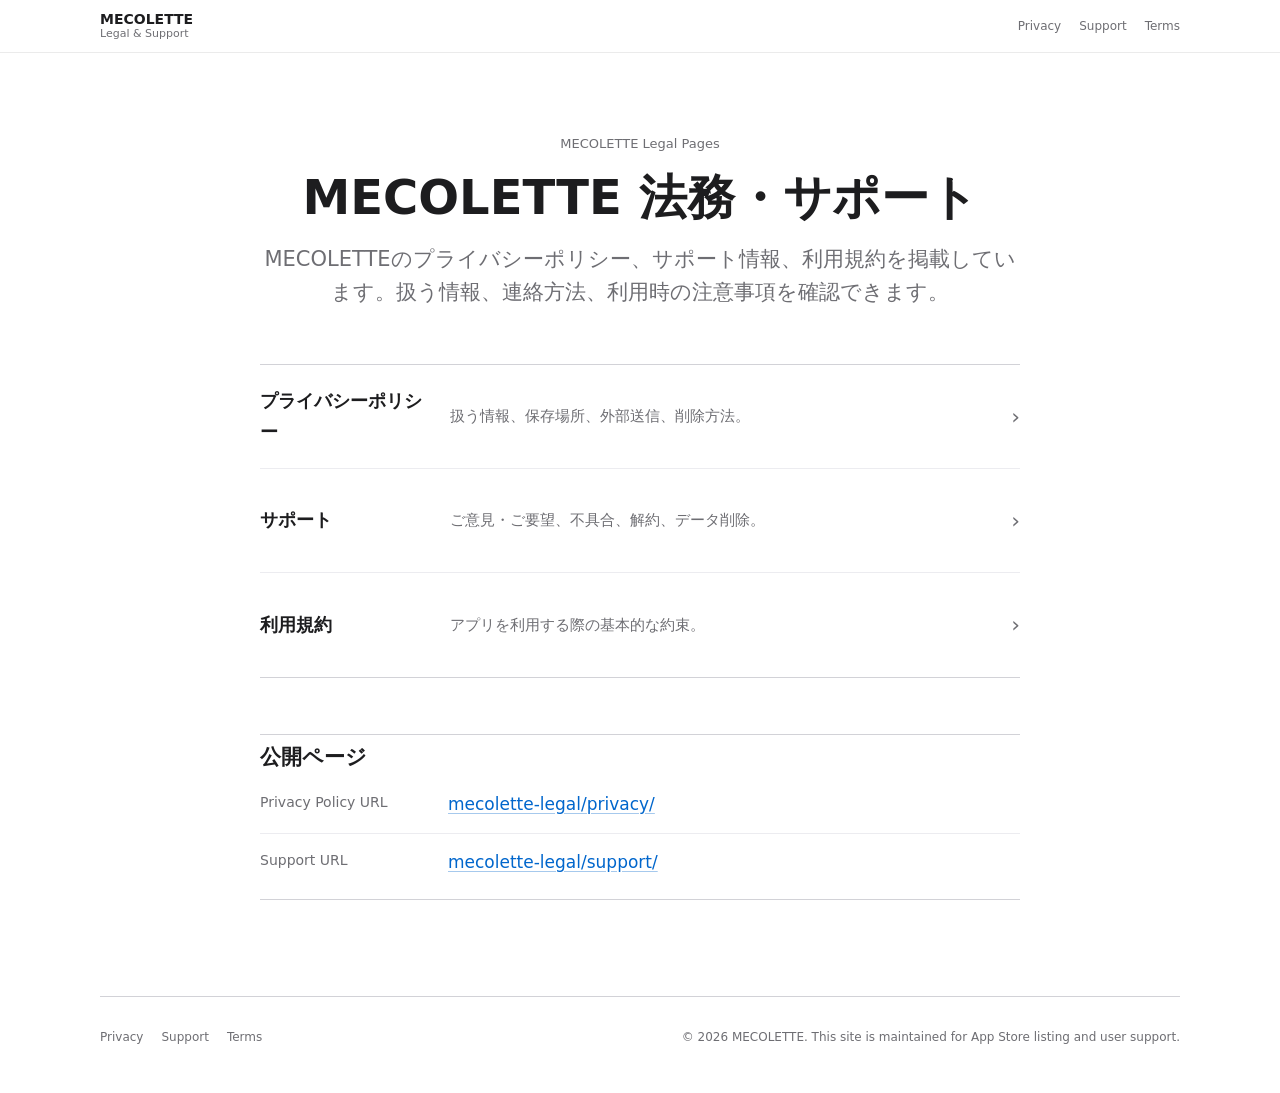
<file: index.html>
<!doctype html>
<html lang="ja">
  <head>
    <meta charset="utf-8">
    <meta name="viewport" content="width=device-width, initial-scale=1">
    <title>MECOLETTE 法務・サポート</title>
    <meta name="description" content="MECOLETTEのプライバシーポリシー、利用規約、サポート情報を掲載しています。">
    <link rel="icon" href="./assets/app-icon.png">
    <link rel="apple-touch-icon" href="./assets/app-icon.png">
    <link rel="stylesheet" href="./assets/styles.css">
  </head>
  <body>
    <header class="site-header">
      <div class="site-header__inner">
        <a class="brand" href="./" aria-label="MECOLETTE 法務・サポート トップ">
          <span class="brand__name">
            <span>MECOLETTE</span>
            <span class="brand__sub">Legal & Support</span>
          </span>
        </a>
        <nav class="nav" aria-label="主要ページ">
          <a href="./privacy/">Privacy</a>
          <a href="./support/">Support</a>
          <a href="./terms/">Terms</a>
        </nav>
      </div>
    </header>

    <main class="page">
      <section class="hero" aria-labelledby="page-title">
        <div>
          <p class="eyebrow">MECOLETTE Legal Pages</p>
          <h1 id="page-title">MECOLETTE<span class="mobile-break"><br></span> 法務・サポート</h1>
          <p class="lead">MECOLETTEのプライバシーポリシー、サポート情報、利用規約を掲載しています。扱う情報、連絡方法、利用時の注意事項を確認できます。</p>
        </div>
      </section>

      <section class="directory" aria-label="公開ページ">
        <a class="directory-row" href="./privacy/">
          <span class="directory-title">プライバシーポリシー</span>
          <span class="directory-desc">扱う情報、保存場所、外部送信、削除方法。</span>
          <span class="directory-arrow" aria-hidden="true">›</span>
        </a>
        <a class="directory-row" href="./support/">
          <span class="directory-title">サポート</span>
          <span class="directory-desc">ご意見・ご要望、不具合、解約、データ削除。</span>
          <span class="directory-arrow" aria-hidden="true">›</span>
        </a>
        <a class="directory-row" href="./terms/">
          <span class="directory-title">利用規約</span>
          <span class="directory-desc">アプリを利用する際の基本的な約束。</span>
          <span class="directory-arrow" aria-hidden="true">›</span>
        </a>
      </section>

      <section class="url-list" aria-labelledby="public-pages-title">
        <h2 id="public-pages-title">公開ページ</h2>
        <div class="url-item">
          <span class="url-label">Privacy Policy URL</span>
          <a href="./privacy/" aria-label="プライバシーポリシーURLを開く">mecolette-legal/privacy/</a>
        </div>
        <div class="url-item">
          <span class="url-label">Support URL</span>
          <a href="./support/" aria-label="サポートURLを開く">mecolette-legal/support/</a>
        </div>
      </section>
    </main>

    <footer class="site-footer">
      <nav class="footer-nav" aria-label="フッター">
        <a href="./privacy/">Privacy</a>
        <a href="./support/">Support</a>
        <a href="./terms/">Terms</a>
      </nav>
      <p>© 2026 MECOLETTE. This site is maintained for App Store listing and user support.</p>
    </footer>
  </body>
</html>
</file>
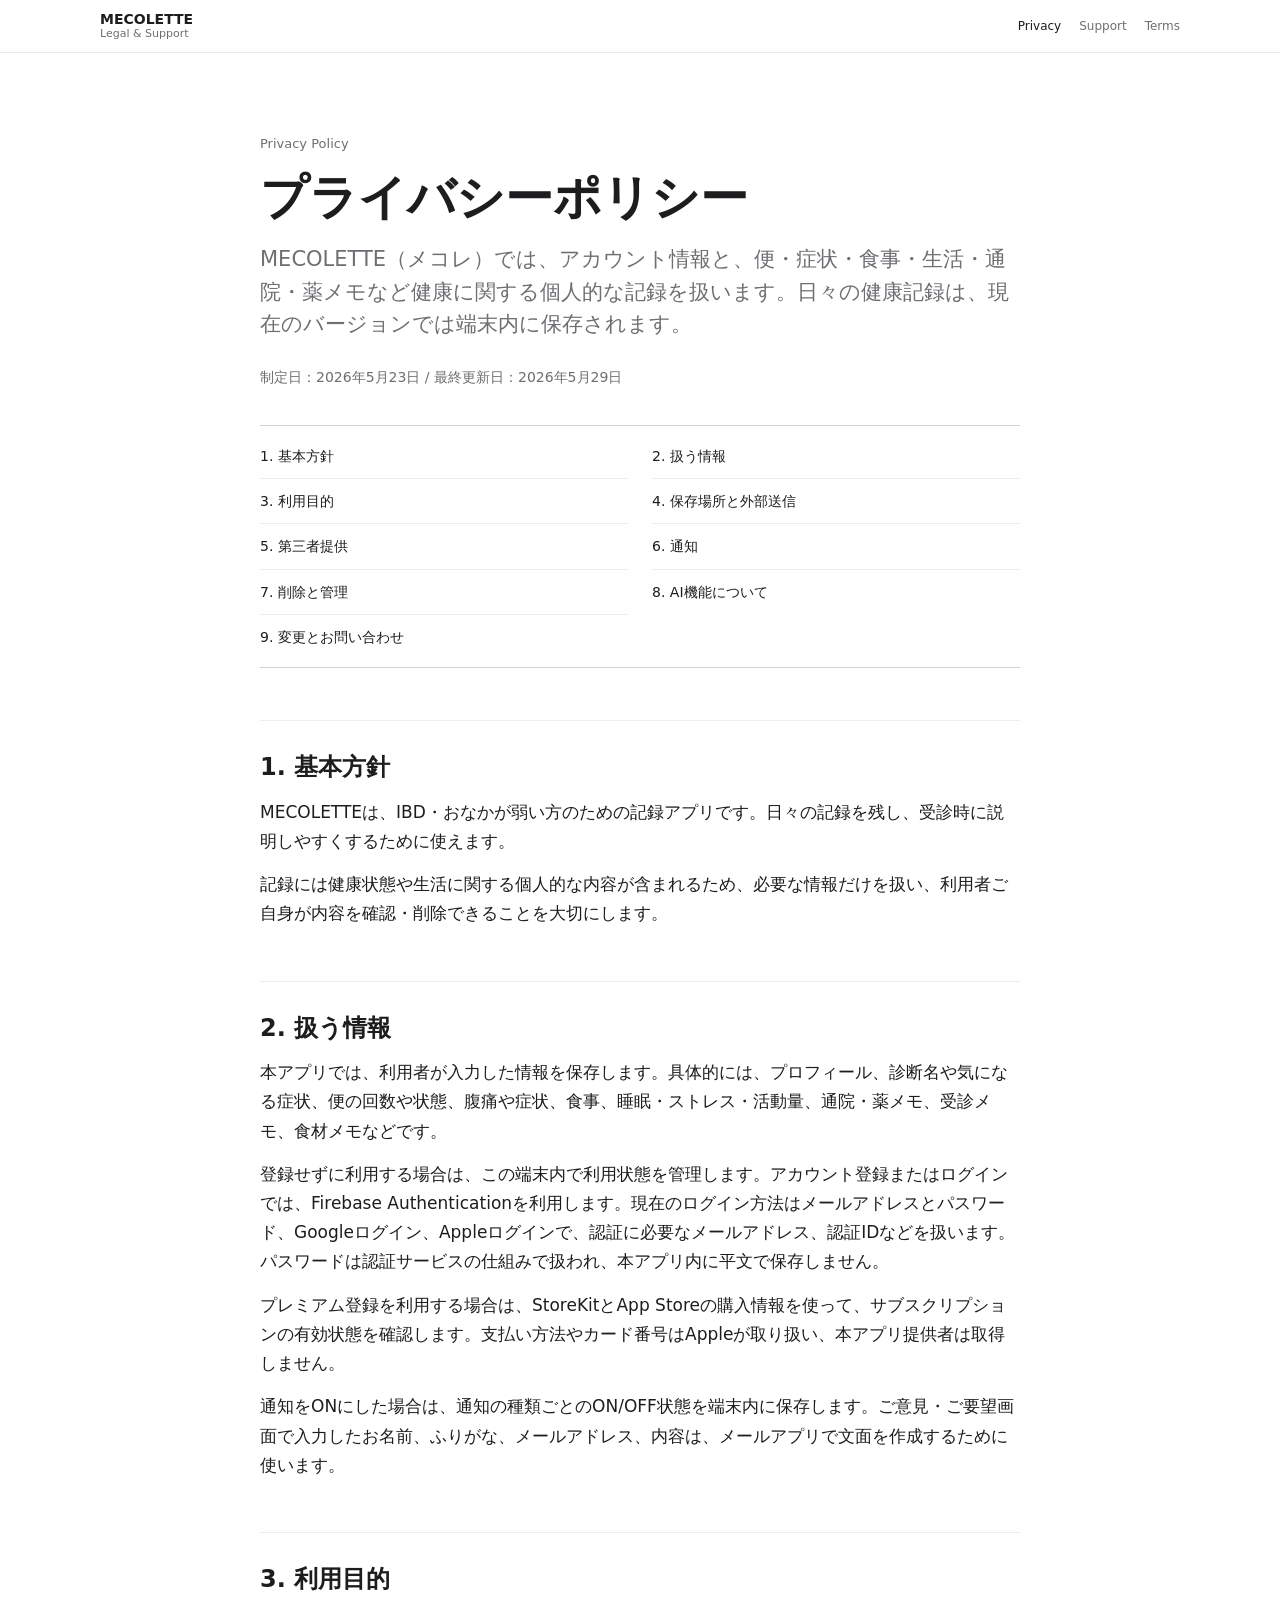
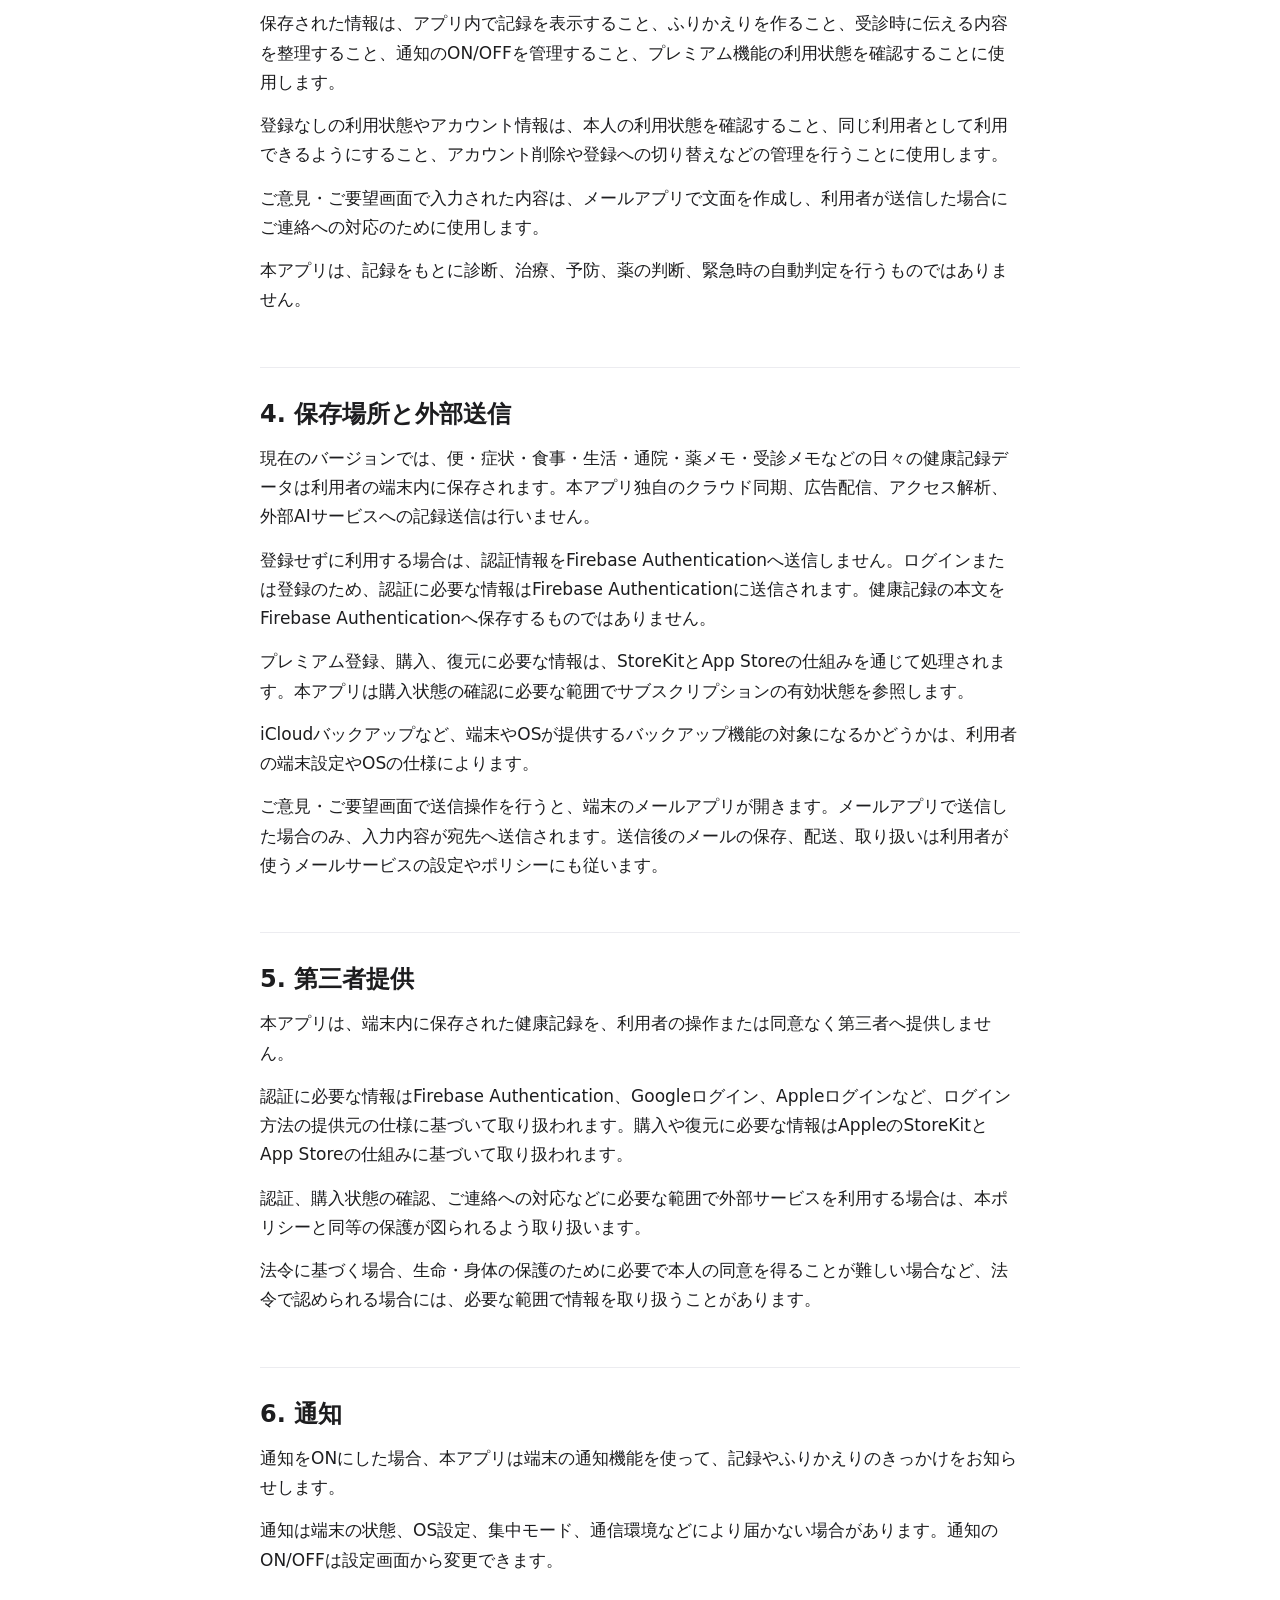
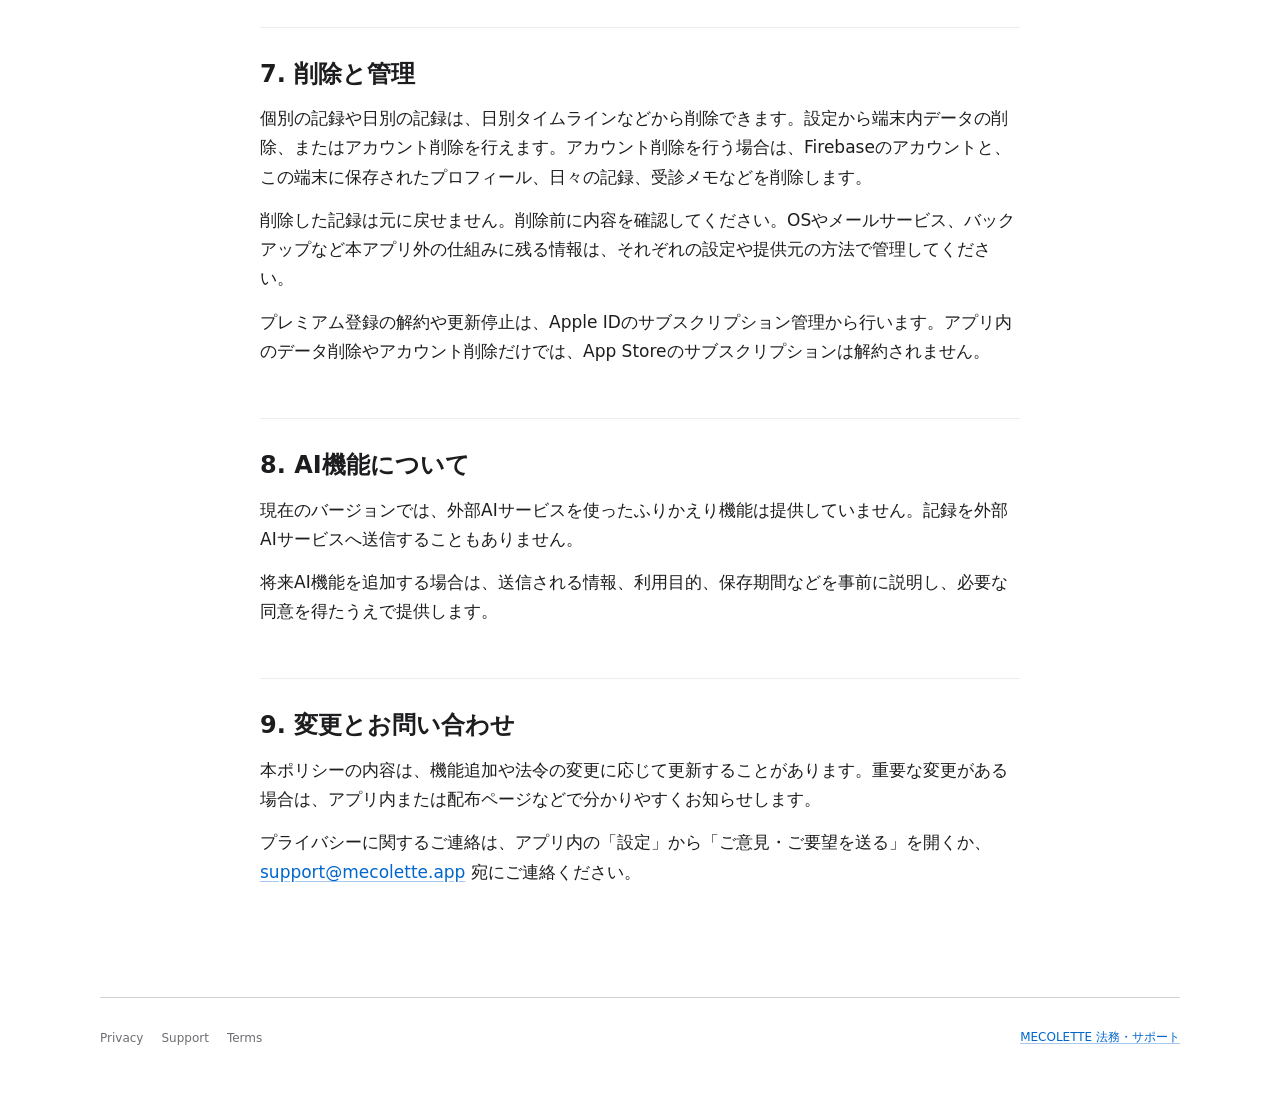
<file: privacy/index.html>
<!doctype html>
<html lang="ja">
  <head>
    <meta charset="utf-8">
    <meta name="viewport" content="width=device-width, initial-scale=1">
    <title>プライバシーポリシー | MECOLETTE</title>
    <meta name="description" content="MECOLETTEのプライバシーポリシーです。">
    <link rel="icon" href="../assets/app-icon.png">
    <link rel="apple-touch-icon" href="../assets/app-icon.png">
    <link rel="stylesheet" href="../assets/styles.css">
  </head>
  <body>
    <header class="site-header">
      <div class="site-header__inner">
        <a class="brand" href="../" aria-label="MECOLETTE 法務・サポート トップ">
          <span class="brand__name">
            <span>MECOLETTE</span>
            <span class="brand__sub">Legal & Support</span>
          </span>
        </a>
        <nav class="nav" aria-label="主要ページ">
          <a href="../privacy/" aria-current="page">Privacy</a>
          <a href="../support/">Support</a>
          <a href="../terms/">Terms</a>
        </nav>
      </div>
    </header>

    <main class="page">
      <article class="document">
        <p class="eyebrow">Privacy Policy</p>
        <h1>プライバシーポリシー</h1>
        <p class="lead">MECOLETTE（メコレ）では、アカウント情報と、便・症状・食事・生活・通院・薬メモなど健康に関する個人的な記録を扱います。日々の健康記録は、現在のバージョンでは端末内に保存されます。</p>
        <p class="meta">制定日：2026年5月23日 / 最終更新日：2026年5月29日</p>

        <nav class="toc" aria-label="プライバシーポリシーの目次">
          <a href="#privacy-basic">1. 基本方針</a>
          <a href="#privacy-data">2. 扱う情報</a>
          <a href="#privacy-purpose">3. 利用目的</a>
          <a href="#privacy-storage">4. 保存場所と外部送信</a>
          <a href="#privacy-third-party">5. 第三者提供</a>
          <a href="#privacy-notification">6. 通知</a>
          <a href="#privacy-delete">7. 削除と管理</a>
          <a href="#privacy-ai">8. AI機能について</a>
          <a href="#privacy-contact">9. 変更とお問い合わせ</a>
        </nav>

        <h2 id="privacy-basic">1. 基本方針</h2>
        <p>MECOLETTEは、IBD・おなかが弱い方のための記録アプリです。日々の記録を残し、受診時に説明しやすくするために使えます。</p>
        <p>記録には健康状態や生活に関する個人的な内容が含まれるため、必要な情報だけを扱い、利用者ご自身が内容を確認・削除できることを大切にします。</p>

        <h2 id="privacy-data">2. 扱う情報</h2>
        <p>本アプリでは、利用者が入力した情報を保存します。具体的には、プロフィール、診断名や気になる症状、便の回数や状態、腹痛や症状、食事、睡眠・ストレス・活動量、通院・薬メモ、受診メモ、食材メモなどです。</p>
        <p>登録せずに利用する場合は、この端末内で利用状態を管理します。アカウント登録またはログインでは、Firebase Authenticationを利用します。現在のログイン方法はメールアドレスとパスワード、Googleログイン、Appleログインで、認証に必要なメールアドレス、認証IDなどを扱います。パスワードは認証サービスの仕組みで扱われ、本アプリ内に平文で保存しません。</p>
        <p>プレミアム登録を利用する場合は、StoreKitとApp Storeの購入情報を使って、サブスクリプションの有効状態を確認します。支払い方法やカード番号はAppleが取り扱い、本アプリ提供者は取得しません。</p>
        <p>通知をONにした場合は、通知の種類ごとのON/OFF状態を端末内に保存します。ご意見・ご要望画面で入力したお名前、ふりがな、メールアドレス、内容は、メールアプリで文面を作成するために使います。</p>

        <h2 id="privacy-purpose">3. 利用目的</h2>
        <p>保存された情報は、アプリ内で記録を表示すること、ふりかえりを作ること、受診時に伝える内容を整理すること、通知のON/OFFを管理すること、プレミアム機能の利用状態を確認することに使用します。</p>
        <p>登録なしの利用状態やアカウント情報は、本人の利用状態を確認すること、同じ利用者として利用できるようにすること、アカウント削除や登録への切り替えなどの管理を行うことに使用します。</p>
        <p>ご意見・ご要望画面で入力された内容は、メールアプリで文面を作成し、利用者が送信した場合にご連絡への対応のために使用します。</p>
        <p>本アプリは、記録をもとに診断、治療、予防、薬の判断、緊急時の自動判定を行うものではありません。</p>

        <h2 id="privacy-storage">4. 保存場所と外部送信</h2>
        <p>現在のバージョンでは、便・症状・食事・生活・通院・薬メモ・受診メモなどの日々の健康記録データは利用者の端末内に保存されます。本アプリ独自のクラウド同期、広告配信、アクセス解析、外部AIサービスへの記録送信は行いません。</p>
        <p>登録せずに利用する場合は、認証情報をFirebase Authenticationへ送信しません。ログインまたは登録のため、認証に必要な情報はFirebase Authenticationに送信されます。健康記録の本文をFirebase Authenticationへ保存するものではありません。</p>
        <p>プレミアム登録、購入、復元に必要な情報は、StoreKitとApp Storeの仕組みを通じて処理されます。本アプリは購入状態の確認に必要な範囲でサブスクリプションの有効状態を参照します。</p>
        <p>iCloudバックアップなど、端末やOSが提供するバックアップ機能の対象になるかどうかは、利用者の端末設定やOSの仕様によります。</p>
        <p>ご意見・ご要望画面で送信操作を行うと、端末のメールアプリが開きます。メールアプリで送信した場合のみ、入力内容が宛先へ送信されます。送信後のメールの保存、配送、取り扱いは利用者が使うメールサービスの設定やポリシーにも従います。</p>

        <h2 id="privacy-third-party">5. 第三者提供</h2>
        <p>本アプリは、端末内に保存された健康記録を、利用者の操作または同意なく第三者へ提供しません。</p>
        <p>認証に必要な情報はFirebase Authentication、Googleログイン、Appleログインなど、ログイン方法の提供元の仕様に基づいて取り扱われます。購入や復元に必要な情報はAppleのStoreKitとApp Storeの仕組みに基づいて取り扱われます。</p>
        <p>認証、購入状態の確認、ご連絡への対応などに必要な範囲で外部サービスを利用する場合は、本ポリシーと同等の保護が図られるよう取り扱います。</p>
        <p>法令に基づく場合、生命・身体の保護のために必要で本人の同意を得ることが難しい場合など、法令で認められる場合には、必要な範囲で情報を取り扱うことがあります。</p>

        <h2 id="privacy-notification">6. 通知</h2>
        <p>通知をONにした場合、本アプリは端末の通知機能を使って、記録やふりかえりのきっかけをお知らせします。</p>
        <p>通知は端末の状態、OS設定、集中モード、通信環境などにより届かない場合があります。通知のON/OFFは設定画面から変更できます。</p>

        <h2 id="privacy-delete">7. 削除と管理</h2>
        <p>個別の記録や日別の記録は、日別タイムラインなどから削除できます。設定から端末内データの削除、またはアカウント削除を行えます。アカウント削除を行う場合は、Firebaseのアカウントと、この端末に保存されたプロフィール、日々の記録、受診メモなどを削除します。</p>
        <p>削除した記録は元に戻せません。削除前に内容を確認してください。OSやメールサービス、バックアップなど本アプリ外の仕組みに残る情報は、それぞれの設定や提供元の方法で管理してください。</p>
        <p>プレミアム登録の解約や更新停止は、Apple IDのサブスクリプション管理から行います。アプリ内のデータ削除やアカウント削除だけでは、App Storeのサブスクリプションは解約されません。</p>

        <h2 id="privacy-ai">8. AI機能について</h2>
        <p>現在のバージョンでは、外部AIサービスを使ったふりかえり機能は提供していません。記録を外部AIサービスへ送信することもありません。</p>
        <p>将来AI機能を追加する場合は、送信される情報、利用目的、保存期間などを事前に説明し、必要な同意を得たうえで提供します。</p>

        <h2 id="privacy-contact">9. 変更とお問い合わせ</h2>
        <p>本ポリシーの内容は、機能追加や法令の変更に応じて更新することがあります。重要な変更がある場合は、アプリ内または配布ページなどで分かりやすくお知らせします。</p>
        <p>プライバシーに関するご連絡は、アプリ内の「設定」から「ご意見・ご要望を送る」を開くか、<a href="mailto:support@mecolette.app">support@mecolette.app</a> 宛にご連絡ください。</p>
      </article>
    </main>

    <footer class="site-footer">
      <nav class="footer-nav" aria-label="フッター">
        <a href="../privacy/">Privacy</a>
        <a href="../support/">Support</a>
        <a href="../terms/">Terms</a>
      </nav>
      <p><a href="../">MECOLETTE 法務・サポート</a></p>
    </footer>
  </body>
</html>
</file>
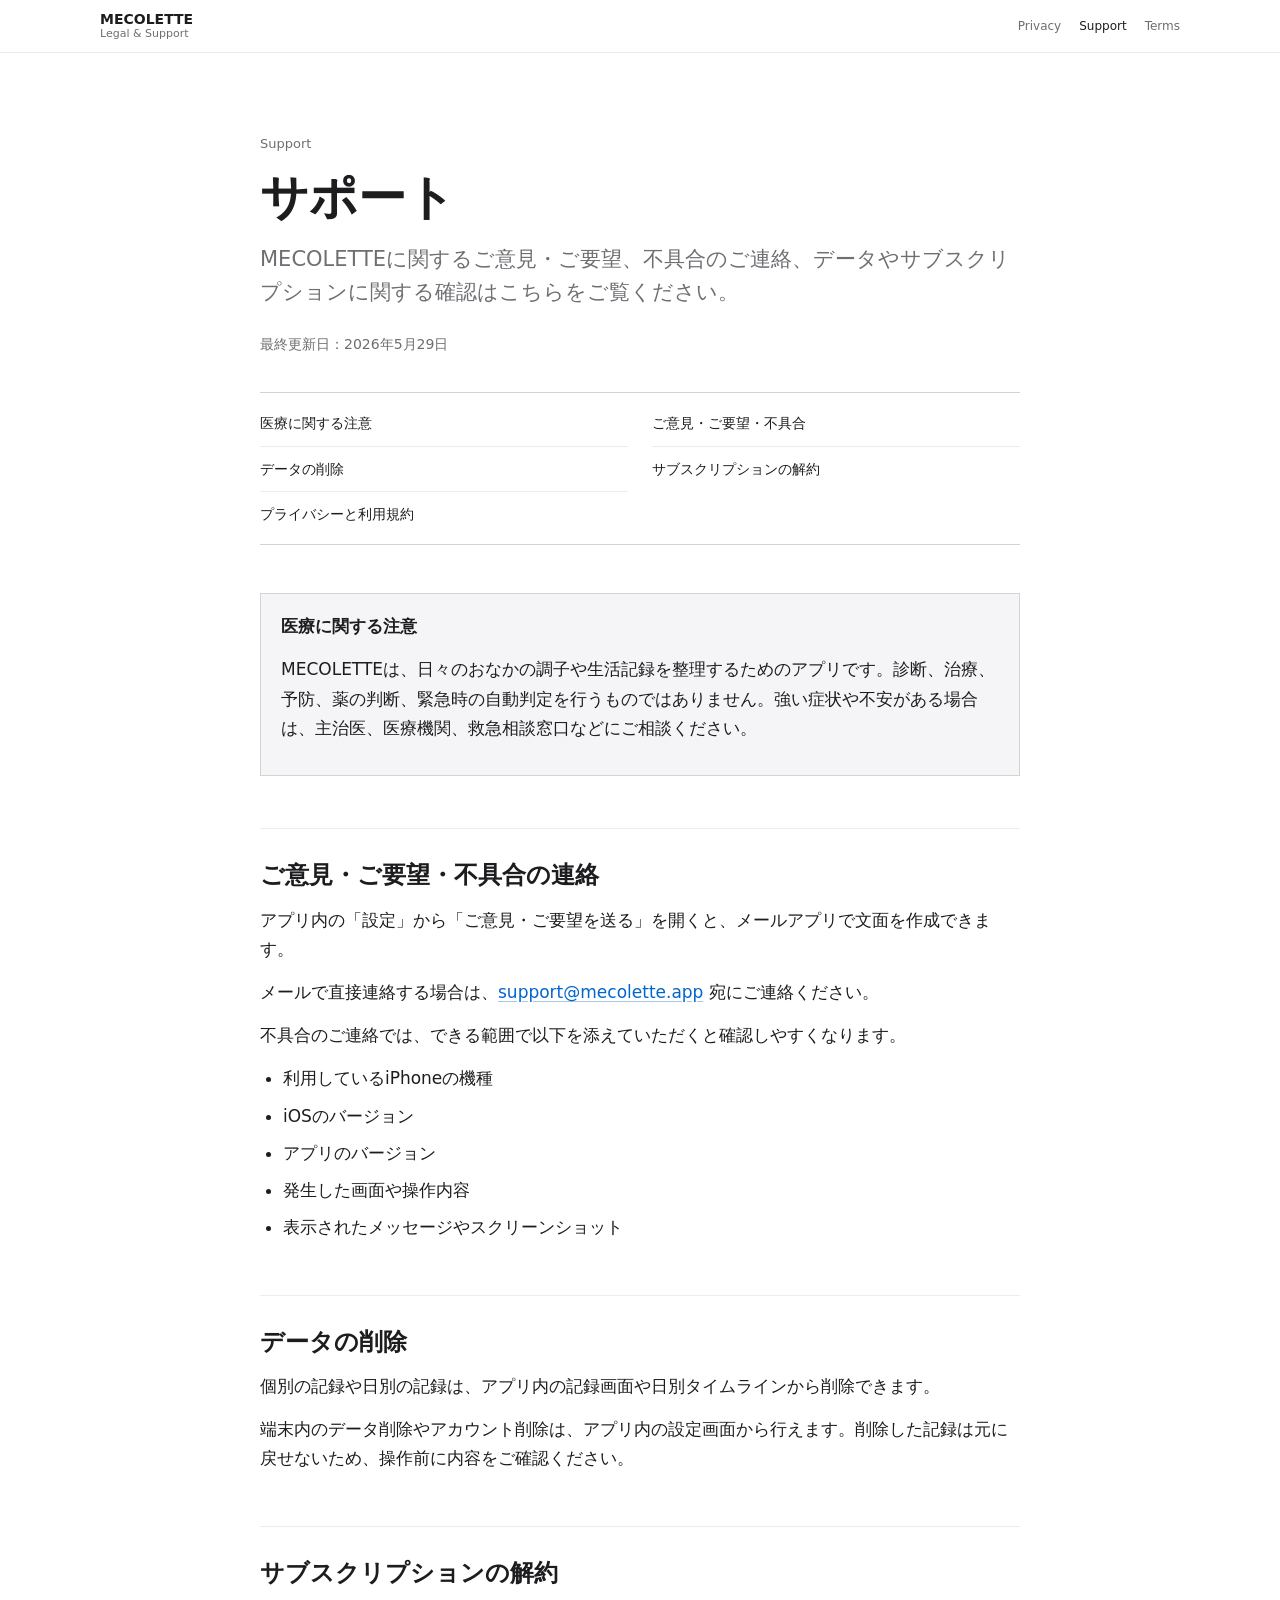
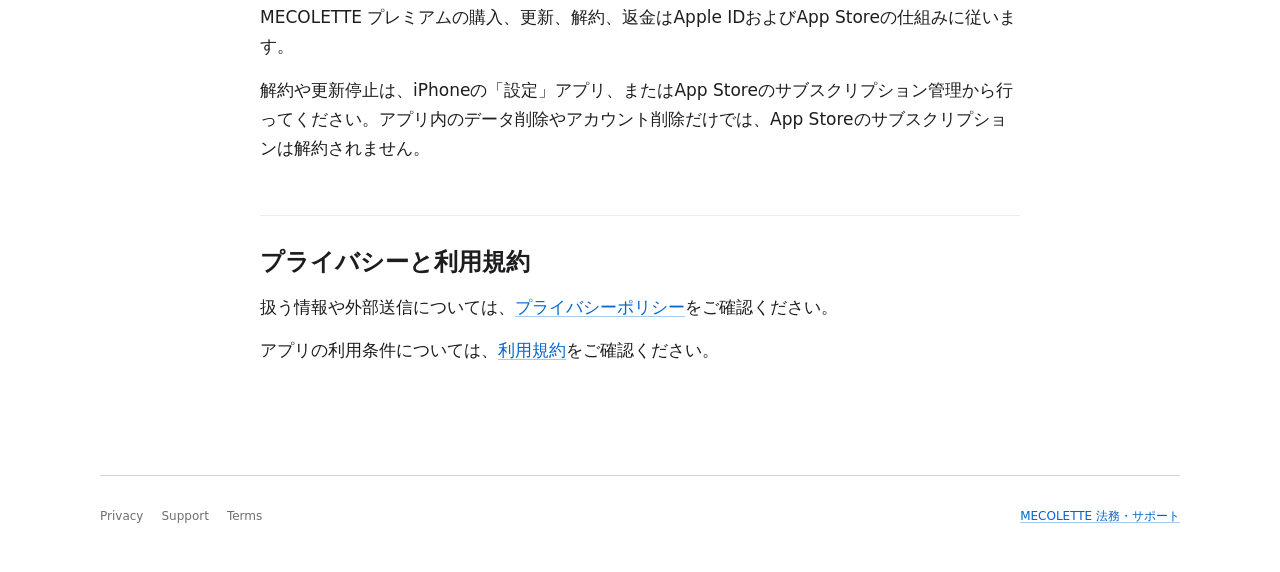
<file: support/index.html>
<!doctype html>
<html lang="ja">
  <head>
    <meta charset="utf-8">
    <meta name="viewport" content="width=device-width, initial-scale=1">
    <title>サポート | MECOLETTE</title>
    <meta name="description" content="MECOLETTEのサポートページです。ご意見・ご要望、不具合の連絡、データ削除、サブスクリプションについて掲載しています。">
    <link rel="icon" href="../assets/app-icon.png">
    <link rel="apple-touch-icon" href="../assets/app-icon.png">
    <link rel="stylesheet" href="../assets/styles.css">
  </head>
  <body>
    <header class="site-header">
      <div class="site-header__inner">
        <a class="brand" href="../" aria-label="MECOLETTE 法務・サポート トップ">
          <span class="brand__name">
            <span>MECOLETTE</span>
            <span class="brand__sub">Legal & Support</span>
          </span>
        </a>
        <nav class="nav" aria-label="主要ページ">
          <a href="../privacy/">Privacy</a>
          <a href="../support/" aria-current="page">Support</a>
          <a href="../terms/">Terms</a>
        </nav>
      </div>
    </header>

    <main class="page">
      <article class="document">
        <p class="eyebrow">Support</p>
        <h1>サポート</h1>
        <p class="lead">MECOLETTEに関するご意見・ご要望、不具合のご連絡、データやサブスクリプションに関する確認はこちらをご覧ください。</p>
        <p class="meta">最終更新日：2026年5月29日</p>

        <nav class="toc" aria-label="サポートの目次">
          <a href="#support-medical">医療に関する注意</a>
          <a href="#support-contact">ご意見・ご要望・不具合</a>
          <a href="#support-data">データの削除</a>
          <a href="#support-subscription">サブスクリプションの解約</a>
          <a href="#support-legal">プライバシーと利用規約</a>
        </nav>

        <section id="support-medical" class="notice" aria-label="医療に関する注意">
          <p><strong>医療に関する注意</strong></p>
          <p>MECOLETTEは、日々のおなかの調子や生活記録を整理するためのアプリです。診断、治療、予防、薬の判断、緊急時の自動判定を行うものではありません。強い症状や不安がある場合は、主治医、医療機関、救急相談窓口などにご相談ください。</p>
        </section>

        <h2 id="support-contact">ご意見・ご要望・不具合の連絡</h2>
        <p>アプリ内の「設定」から「ご意見・ご要望を送る」を開くと、メールアプリで文面を作成できます。</p>
        <p>メールで直接連絡する場合は、<a href="mailto:support@mecolette.app">support@mecolette.app</a> 宛にご連絡ください。</p>
        <p>不具合のご連絡では、できる範囲で以下を添えていただくと確認しやすくなります。</p>
        <ul>
          <li>利用しているiPhoneの機種</li>
          <li>iOSのバージョン</li>
          <li>アプリのバージョン</li>
          <li>発生した画面や操作内容</li>
          <li>表示されたメッセージやスクリーンショット</li>
        </ul>

        <h2 id="support-data">データの削除</h2>
        <p>個別の記録や日別の記録は、アプリ内の記録画面や日別タイムラインから削除できます。</p>
        <p>端末内のデータ削除やアカウント削除は、アプリ内の設定画面から行えます。削除した記録は元に戻せないため、操作前に内容をご確認ください。</p>

        <h2 id="support-subscription">サブスクリプションの解約</h2>
        <p>MECOLETTE プレミアムの購入、更新、解約、返金はApple IDおよびApp Storeの仕組みに従います。</p>
        <p>解約や更新停止は、iPhoneの「設定」アプリ、またはApp Storeのサブスクリプション管理から行ってください。アプリ内のデータ削除やアカウント削除だけでは、App Storeのサブスクリプションは解約されません。</p>

        <h2 id="support-legal">プライバシーと利用規約</h2>
        <p>扱う情報や外部送信については、<a href="../privacy/">プライバシーポリシー</a>をご確認ください。</p>
        <p>アプリの利用条件については、<a href="../terms/">利用規約</a>をご確認ください。</p>
      </article>
    </main>

    <footer class="site-footer">
      <nav class="footer-nav" aria-label="フッター">
        <a href="../privacy/">Privacy</a>
        <a href="../support/">Support</a>
        <a href="../terms/">Terms</a>
      </nav>
      <p><a href="../">MECOLETTE 法務・サポート</a></p>
    </footer>
  </body>
</html>
</file>
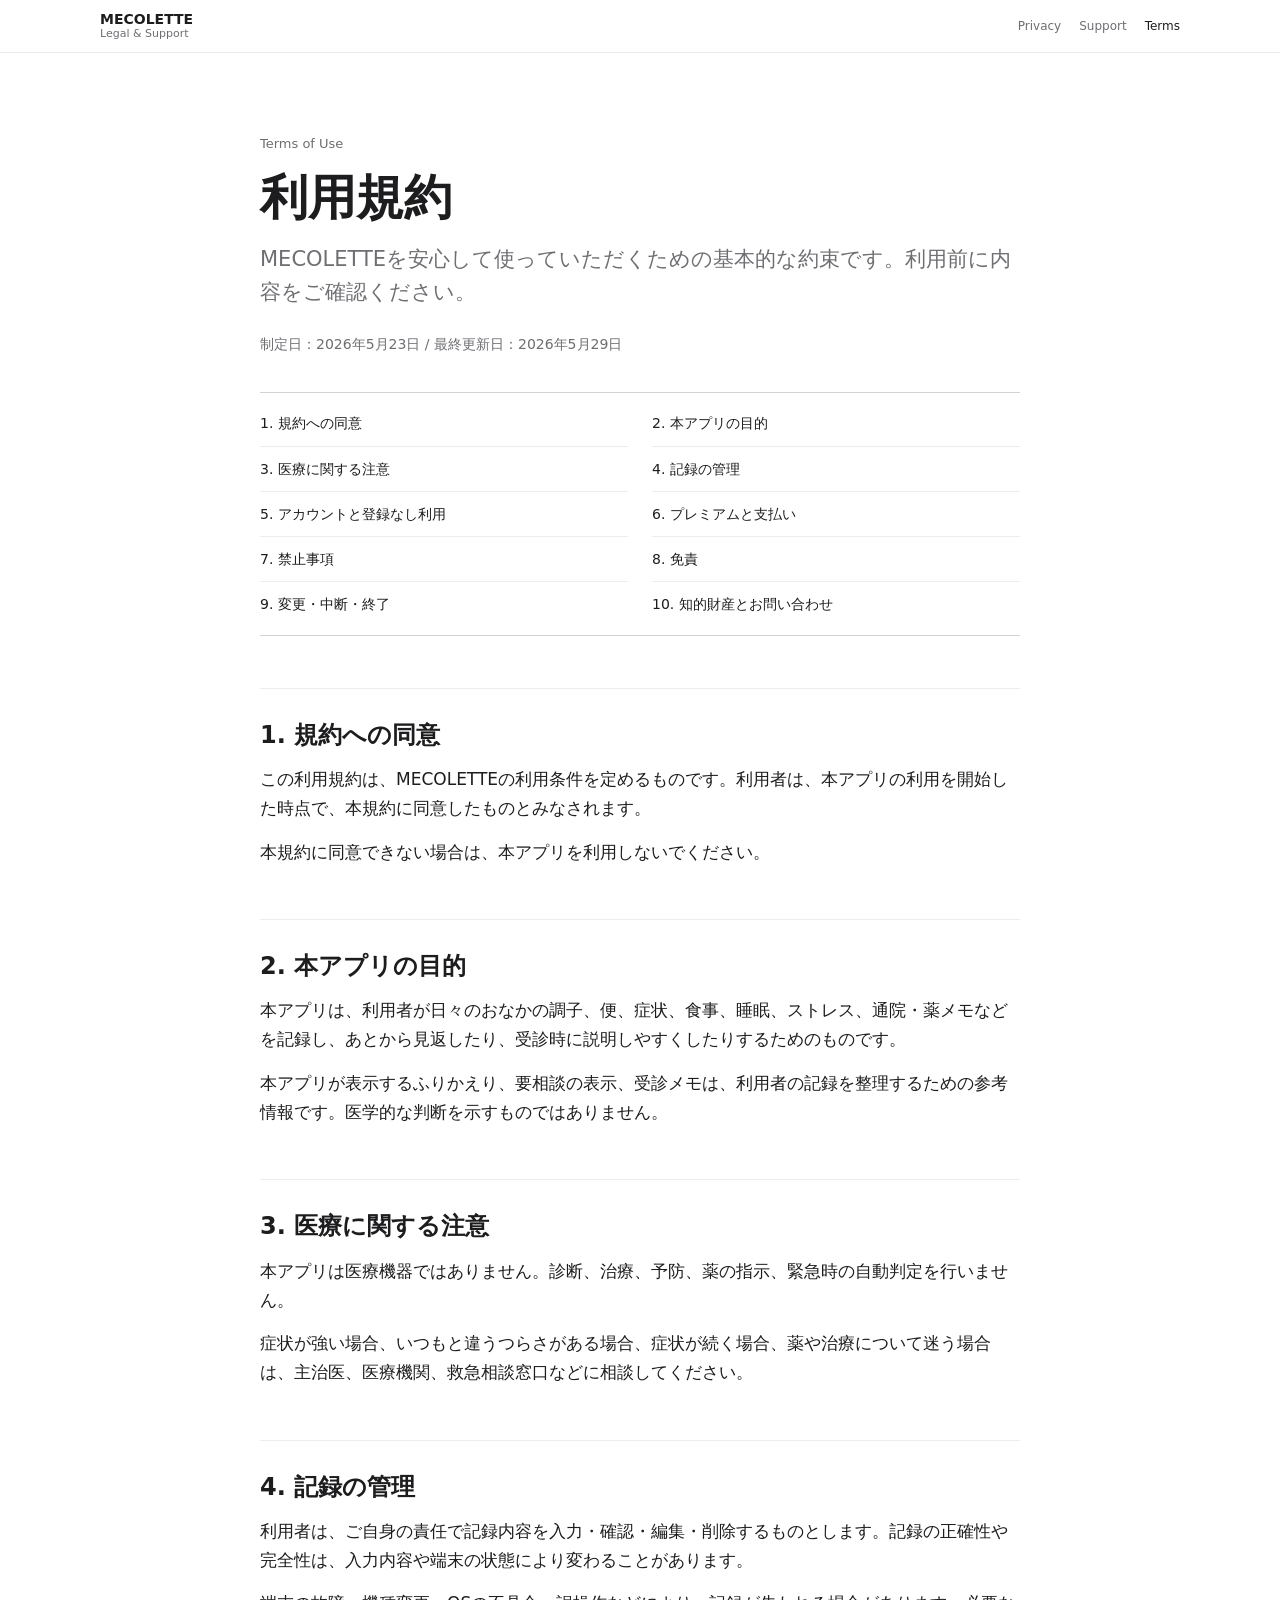
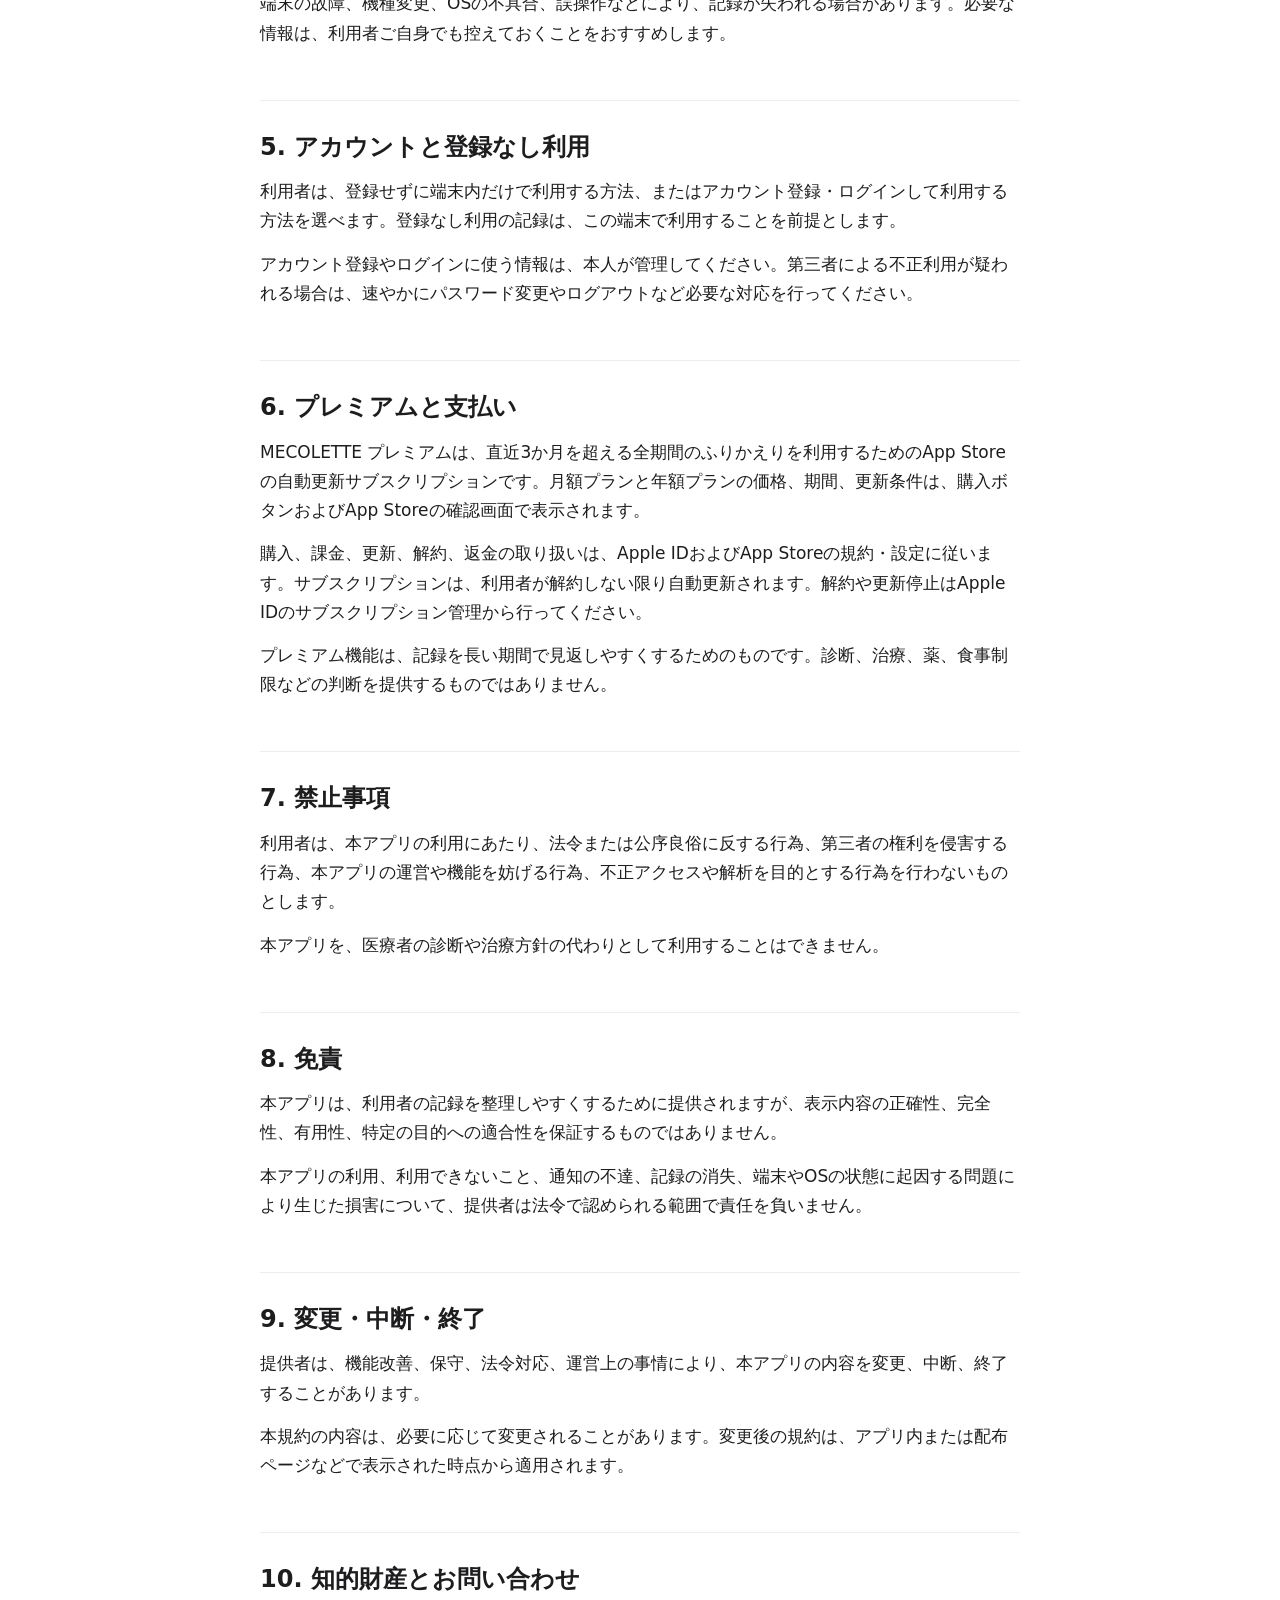
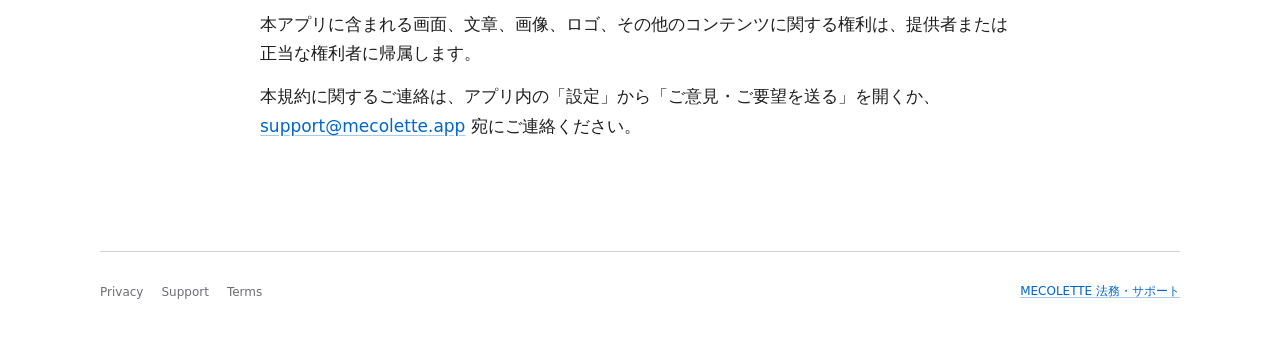
<file: terms/index.html>
<!doctype html>
<html lang="ja">
  <head>
    <meta charset="utf-8">
    <meta name="viewport" content="width=device-width, initial-scale=1">
    <title>利用規約 | MECOLETTE</title>
    <meta name="description" content="MECOLETTEの利用規約です。">
    <link rel="icon" href="../assets/app-icon.png">
    <link rel="apple-touch-icon" href="../assets/app-icon.png">
    <link rel="stylesheet" href="../assets/styles.css">
  </head>
  <body>
    <header class="site-header">
      <div class="site-header__inner">
        <a class="brand" href="../" aria-label="MECOLETTE 法務・サポート トップ">
          <span class="brand__name">
            <span>MECOLETTE</span>
            <span class="brand__sub">Legal & Support</span>
          </span>
        </a>
        <nav class="nav" aria-label="主要ページ">
          <a href="../privacy/">Privacy</a>
          <a href="../support/">Support</a>
          <a href="../terms/" aria-current="page">Terms</a>
        </nav>
      </div>
    </header>

    <main class="page">
      <article class="document">
        <p class="eyebrow">Terms of Use</p>
        <h1>利用規約</h1>
        <p class="lead">MECOLETTEを安心して使っていただくための基本的な約束です。利用前に内容をご確認ください。</p>
        <p class="meta">制定日：2026年5月23日 / 最終更新日：2026年5月29日</p>

        <nav class="toc" aria-label="利用規約の目次">
          <a href="#terms-consent">1. 規約への同意</a>
          <a href="#terms-purpose">2. 本アプリの目的</a>
          <a href="#terms-medical">3. 医療に関する注意</a>
          <a href="#terms-records">4. 記録の管理</a>
          <a href="#terms-account">5. アカウントと登録なし利用</a>
          <a href="#terms-premium">6. プレミアムと支払い</a>
          <a href="#terms-prohibited">7. 禁止事項</a>
          <a href="#terms-disclaimer">8. 免責</a>
          <a href="#terms-change">9. 変更・中断・終了</a>
          <a href="#terms-contact">10. 知的財産とお問い合わせ</a>
        </nav>

        <h2 id="terms-consent">1. 規約への同意</h2>
        <p>この利用規約は、MECOLETTEの利用条件を定めるものです。利用者は、本アプリの利用を開始した時点で、本規約に同意したものとみなされます。</p>
        <p>本規約に同意できない場合は、本アプリを利用しないでください。</p>

        <h2 id="terms-purpose">2. 本アプリの目的</h2>
        <p>本アプリは、利用者が日々のおなかの調子、便、症状、食事、睡眠、ストレス、通院・薬メモなどを記録し、あとから見返したり、受診時に説明しやすくしたりするためのものです。</p>
        <p>本アプリが表示するふりかえり、要相談の表示、受診メモは、利用者の記録を整理するための参考情報です。医学的な判断を示すものではありません。</p>

        <h2 id="terms-medical">3. 医療に関する注意</h2>
        <p>本アプリは医療機器ではありません。診断、治療、予防、薬の指示、緊急時の自動判定を行いません。</p>
        <p>症状が強い場合、いつもと違うつらさがある場合、症状が続く場合、薬や治療について迷う場合は、主治医、医療機関、救急相談窓口などに相談してください。</p>

        <h2 id="terms-records">4. 記録の管理</h2>
        <p>利用者は、ご自身の責任で記録内容を入力・確認・編集・削除するものとします。記録の正確性や完全性は、入力内容や端末の状態により変わることがあります。</p>
        <p>端末の故障、機種変更、OSの不具合、誤操作などにより、記録が失われる場合があります。必要な情報は、利用者ご自身でも控えておくことをおすすめします。</p>

        <h2 id="terms-account">5. アカウントと登録なし利用</h2>
        <p>利用者は、登録せずに端末内だけで利用する方法、またはアカウント登録・ログインして利用する方法を選べます。登録なし利用の記録は、この端末で利用することを前提とします。</p>
        <p>アカウント登録やログインに使う情報は、本人が管理してください。第三者による不正利用が疑われる場合は、速やかにパスワード変更やログアウトなど必要な対応を行ってください。</p>

        <h2 id="terms-premium">6. プレミアムと支払い</h2>
        <p>MECOLETTE プレミアムは、直近3か月を超える全期間のふりかえりを利用するためのApp Storeの自動更新サブスクリプションです。月額プランと年額プランの価格、期間、更新条件は、購入ボタンおよびApp Storeの確認画面で表示されます。</p>
        <p>購入、課金、更新、解約、返金の取り扱いは、Apple IDおよびApp Storeの規約・設定に従います。サブスクリプションは、利用者が解約しない限り自動更新されます。解約や更新停止はApple IDのサブスクリプション管理から行ってください。</p>
        <p>プレミアム機能は、記録を長い期間で見返しやすくするためのものです。診断、治療、薬、食事制限などの判断を提供するものではありません。</p>

        <h2 id="terms-prohibited">7. 禁止事項</h2>
        <p>利用者は、本アプリの利用にあたり、法令または公序良俗に反する行為、第三者の権利を侵害する行為、本アプリの運営や機能を妨げる行為、不正アクセスや解析を目的とする行為を行わないものとします。</p>
        <p>本アプリを、医療者の診断や治療方針の代わりとして利用することはできません。</p>

        <h2 id="terms-disclaimer">8. 免責</h2>
        <p>本アプリは、利用者の記録を整理しやすくするために提供されますが、表示内容の正確性、完全性、有用性、特定の目的への適合性を保証するものではありません。</p>
        <p>本アプリの利用、利用できないこと、通知の不達、記録の消失、端末やOSの状態に起因する問題により生じた損害について、提供者は法令で認められる範囲で責任を負いません。</p>

        <h2 id="terms-change">9. 変更・中断・終了</h2>
        <p>提供者は、機能改善、保守、法令対応、運営上の事情により、本アプリの内容を変更、中断、終了することがあります。</p>
        <p>本規約の内容は、必要に応じて変更されることがあります。変更後の規約は、アプリ内または配布ページなどで表示された時点から適用されます。</p>

        <h2 id="terms-contact">10. 知的財産とお問い合わせ</h2>
        <p>本アプリに含まれる画面、文章、画像、ロゴ、その他のコンテンツに関する権利は、提供者または正当な権利者に帰属します。</p>
        <p>本規約に関するご連絡は、アプリ内の「設定」から「ご意見・ご要望を送る」を開くか、<a href="mailto:support@mecolette.app">support@mecolette.app</a> 宛にご連絡ください。</p>
      </article>
    </main>

    <footer class="site-footer">
      <nav class="footer-nav" aria-label="フッター">
        <a href="../privacy/">Privacy</a>
        <a href="../support/">Support</a>
        <a href="../terms/">Terms</a>
      </nav>
      <p><a href="../">MECOLETTE 法務・サポート</a></p>
    </footer>
  </body>
</html>
</file>
<file: assets/styles.css>
:root {
  color-scheme: light;
  --ink: #1d1d1f;
  --muted: #6e6e73;
  --canvas: #ffffff;
  --canvas-soft: #f5f5f7;
  --line: #d2d2d7;
  --line-soft: #ececf0;
  --link: #0066cc;
  --focus: #0071e3;
  --page: 1080px;
  --measure: 760px;
}

* {
  box-sizing: border-box;
}

html {
  scroll-behavior: smooth;
}

body {
  margin: 0;
  background: var(--canvas);
  color: var(--ink);
  font-family: -apple-system, BlinkMacSystemFont, "Hiragino Sans", "Yu Gothic", "Yu Gothic UI", system-ui, sans-serif;
  font-size: 17px;
  line-height: 1.72;
  letter-spacing: 0;
}

a {
  color: var(--link);
  text-decoration-color: rgba(0, 102, 204, 0.35);
  text-underline-offset: 0.18em;
}

a:hover {
  text-decoration-color: currentColor;
}

a:focus-visible {
  border-radius: 6px;
  outline: 2px solid var(--focus);
  outline-offset: 3px;
}

.site-header {
  background: rgba(255, 255, 255, 0.86);
  border-bottom: 1px solid rgba(0, 0, 0, 0.08);
  backdrop-filter: saturate(180%) blur(20px);
  position: sticky;
  top: 0;
  z-index: 10;
}

.site-header__inner,
.page,
.site-footer {
  max-width: var(--page);
  width: calc(100% - 40px);
  margin: 0 auto;
}

.site-header__inner {
  align-items: center;
  display: flex;
  gap: 24px;
  justify-content: space-between;
  min-height: 52px;
}

.brand {
  color: var(--ink);
  display: inline-flex;
  font-size: 14px;
  font-weight: 600;
  text-decoration: none;
}

.brand__name {
  display: grid;
  gap: 1px;
  line-height: 1.15;
}

.brand__sub {
  color: var(--muted);
  font-size: 11px;
  font-weight: 400;
}

.nav,
.footer-nav {
  display: flex;
  flex-wrap: wrap;
  gap: 18px;
}

.nav {
  justify-content: flex-end;
}

.nav a,
.footer-nav a {
  color: var(--muted);
  font-size: 12px;
  line-height: 1;
  min-height: 32px;
  padding: 10px 0;
  text-decoration: none;
}

.nav a[aria-current="page"],
.nav a:hover,
.footer-nav a:hover {
  color: var(--ink);
}

.page {
  padding: 80px 0 96px;
}

.hero,
.document {
  max-width: var(--measure);
  width: 100%;
}

.hero {
  margin: 0 auto 56px;
  text-align: center;
}

.document {
  margin: 0 auto;
}

.eyebrow {
  color: var(--muted);
  font-size: 13px;
  font-weight: 400;
  margin: 0 0 16px;
}

h1 {
  color: var(--ink);
  font-size: 48px;
  font-weight: 600;
  line-height: 1.12;
  margin: 0 0 18px;
  overflow-wrap: anywhere;
}

h2 {
  border-top: 1px solid var(--line-soft);
  font-size: 24px;
  font-weight: 600;
  line-height: 1.35;
  margin: 52px 0 14px;
  padding-top: 30px;
  scroll-margin-top: 84px;
}

p {
  overflow-wrap: anywhere;
  margin: 0 0 14px;
}

ul {
  margin: 0 0 18px;
  padding-left: 1.35em;
}

li + li {
  margin-top: 8px;
}

.lead {
  color: var(--muted);
  font-size: 21px;
  line-break: strict;
  line-height: 1.55;
  margin-bottom: 0;
  overflow-wrap: anywhere;
}

.meta {
  color: var(--muted);
  font-size: 14px;
  margin: 24px 0 0;
}

.directory,
.url-list,
.toc {
  border-bottom: 1px solid var(--line);
  border-top: 1px solid var(--line);
}

.directory {
  margin: 0 auto 56px;
  max-width: var(--measure);
  width: 100%;
}

.directory-row {
  align-items: center;
  border-bottom: 1px solid var(--line-soft);
  color: var(--ink);
  display: grid;
  gap: 20px;
  grid-template-columns: 170px 1fr auto;
  min-height: 104px;
  padding: 20px 0;
  text-decoration: none;
}

.directory-row:last-child {
  border-bottom: 0;
}

.directory-title {
  font-size: 18px;
  font-weight: 600;
}

.directory-desc {
  color: var(--muted);
  font-size: 15px;
  line-break: strict;
  line-height: 1.55;
  overflow-wrap: anywhere;
}

.directory-arrow {
  color: var(--muted);
  font-size: 22px;
  line-height: 1;
}

.url-list {
  margin: 0 auto;
  max-width: var(--measure);
  padding: 8px 0;
  width: 100%;
}

.url-list h2 {
  border-top: 0;
  font-size: 21px;
  margin: 0 0 4px;
  padding-top: 0;
}

.url-item {
  border-top: 1px solid var(--line-soft);
  display: grid;
  gap: 18px;
  grid-template-columns: 170px 1fr;
  padding: 14px 0;
}

.url-item > * {
  min-width: 0;
}

.url-item a {
  overflow-wrap: anywhere;
  word-break: break-all;
}

.mobile-break {
  display: none;
}

.url-item:first-of-type {
  border-top: 0;
}

.url-label {
  color: var(--muted);
  font-size: 14px;
}

.toc {
  display: grid;
  gap: 0 24px;
  grid-template-columns: repeat(2, minmax(0, 1fr));
  margin: 36px 0 48px;
  padding: 8px 0;
}

.toc a {
  border-top: 1px solid var(--line-soft);
  color: var(--ink);
  font-size: 14px;
  line-height: 1.45;
  min-height: 44px;
  padding: 12px 0;
  text-decoration: none;
}

.toc a:nth-child(-n + 2) {
  border-top: 0;
}

.toc a:hover {
  color: var(--link);
}

.notice {
  background: var(--canvas-soft);
  border: 1px solid var(--line);
  margin: 0 0 28px;
  padding: 18px 20px;
}

.site-footer {
  align-items: center;
  border-top: 1px solid var(--line);
  color: var(--muted);
  display: flex;
  font-size: 12px;
  gap: 20px;
  justify-content: space-between;
  padding: 24px 0 40px;
}

.site-footer p {
  margin: 0;
}

@media (max-width: 760px) {
  .site-header__inner {
    align-items: flex-start;
    flex-direction: column;
    gap: 8px;
    padding: 14px 0;
  }

  .nav {
    justify-content: flex-start;
  }

  .page {
    padding: 56px 0 72px;
  }

  .hero {
    margin-bottom: 40px;
    text-align: left;
  }

  .mobile-break {
    display: inline;
  }

  h1 {
    font-size: 31px;
    line-height: 1.18;
  }

  h2 {
    font-size: 22px;
    margin-top: 44px;
  }

  .lead {
    font-size: 18px;
  }

  .directory-row,
  .url-item {
    grid-template-columns: 1fr;
  }

  .directory-row {
    gap: 8px;
    min-height: auto;
    padding: 20px 0;
  }

  .directory-arrow {
    display: none;
  }

  .toc {
    grid-template-columns: 1fr;
  }

  .toc a:nth-child(-n + 2) {
    border-top: 1px solid var(--line-soft);
  }

  .toc a:first-child {
    border-top: 0;
  }

  .site-footer {
    align-items: flex-start;
    flex-direction: column;
  }
}
</file>
